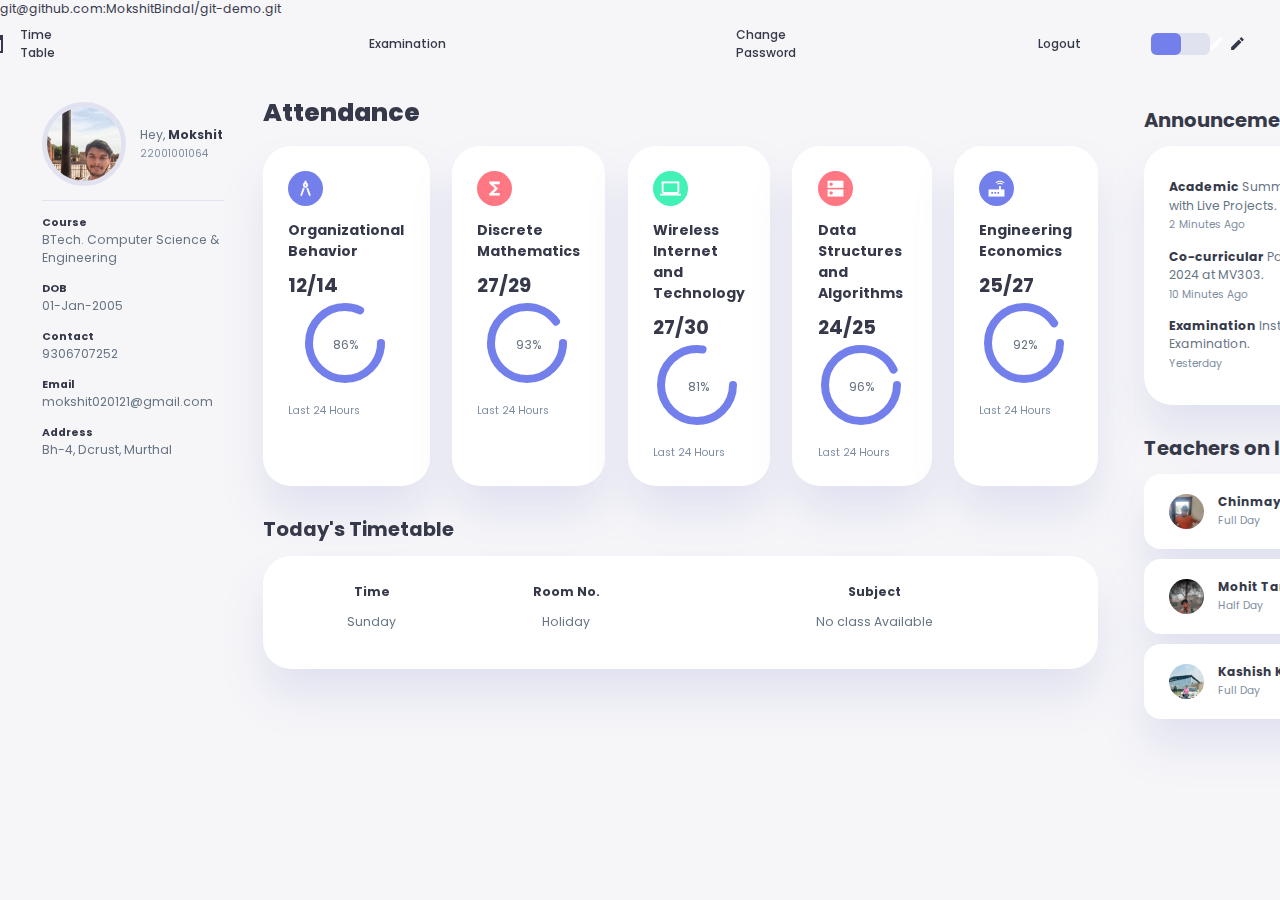
<file: index.html>
<!DOCTYPE html>
<html lang="en">
<head>
    <meta charset="UTF-8">
    <meta http-equiv="X-UA-Compatible" content="IE=edge">
    <meta name="viewport" content="width=device-width, initial-scale=1.0">
    <title>Student Dashboard</title>
    <link rel="shortcut icon" href="./images/logo.png">git@github.com:MokshitBindal/git-demo.git
    <link href="https://fonts.googleapis.com/icon?family=Material+Icons+Sharp" rel="stylesheet">
    <link rel="stylesheet" href="style.css">
</head>
<body>
    <header>
        <div class="logo" title="University Management System">
            <img src="./images/logo.png" alt="">
            <h2>DCRUST</h2>
        </div>
        <div class="navbar">
            <a href="index.html" class="active">
                <span class="material-icons-sharp">home</span>
                <h3>Home</h3>
            </a>
            <a href="timetable.html" onclick="timeTableAll()">
                <span class="material-icons-sharp">today</span>
                <h3>Time Table</h3>
            </a> 
            <a href="exam.html">
                <span class="material-icons-sharp">grid_view</span>
                <h3>Examination</h3>
            </a>
            <a href="password.html">
                <span class="material-icons-sharp">password</span>
                <h3>Change Password</h3>
            </a>
            <a href="#">
                <span class="material-icons-sharp" onclick="">logout</span>
                <h3>Logout</h3>
            </a>
        </div>
        <div id="profile-btn" style="display: none;">
            <span class="material-icons-sharp">person</span>
        </div>
        <div class="theme-toggler">
            <span class="material-icons-sharp active">light_mode</span>
            <span class="material-icons-sharp">dark_mode</span>
        </div>
        
    </header>
    <div class="container">
        <aside>
            <div class="profile">
                <div class="top">
                    <div class="profile-photo">
                        <img src="./images/profile-1.jpeg" alt="">
                    </div>
                    <div class="info">
                        <p>Hey, <b>Mokshit</b> </p>
                        <small class="text-muted">22001001064</small>
                    </div>
                </div>
                <div class="about">
                    <h5>Course</h5>
                    <p>BTech. Computer Science & Engineering</p>
                    <h5>DOB</h5>
                    <p>01-Jan-2005</p>
                    <h5>Contact</h5>
                    <p>9306707252</p>
                    <h5>Email</h5>
                    <p>mokshit020121@gmail.com</p>
                    <h5>Address</h5>
                    <p>Bh-4, Dcrust, Murthal</p>
                </div>
            </div>
        </aside>

        <main>
            <h1>Attendance</h1>
            <div class="subjects">
                <div class="eg">
                    <span class="material-icons-sharp">architecture</span>
                    <h3>Organizational Behavior</h3>
                    <h2>12/14</h2>
                    <div class="progress">
                        <svg><circle cx="38" cy="38" r="36"></circle></svg>
                        <div class="number"><p>86%</p></div>
                    </div>
                    <small class="text-muted">Last 24 Hours</small>
                </div>
                <div class="mth">
                    <span class="material-icons-sharp">functions</span>
                    <h3>Discrete Mathematics</h3>
                    <h2>27/29</h2>
                    <div class="progress">
                        <svg><circle cx="38" cy="38" r="36"></circle></svg>
                        <div class="number"><p>93%</p></div>
                    </div>
                    <small class="text-muted">Last 24 Hours</small>
                </div>
                <div class="cs">
                    <span class="material-icons-sharp">computer</span>
                    <h3>Wireless Internet and Technology</h3>
                    <h2>27/30</h2>
                    <div class="progress">
                        <svg><circle cx="38" cy="38" r="36"></circle></svg>
                        <div class="number"><p>81%</p></div>
                    </div>
                    <small class="text-muted">Last 24 Hours</small>
                </div>
                <div class="cg">
                    <span class="material-icons-sharp">dns</span>
                    <h3>Data Structures and Algorithms</h3>
                    <h2>24/25</h2>
                    <div class="progress">
                        <svg><circle cx="38" cy="38" r="36"></circle></svg>
                        <div class="number"><p>96%</p></div>
                    </div>
                    <small class="text-muted">Last 24 Hours</small>
                </div>
                <div class="net">
                    <span class="material-icons-sharp">router</span>
                    <h3>Engineering Economics</h3>
                    <h2>25/27</h2>
                    <div class="progress">
                        <svg><circle cx="38" cy="38" r="36"></circle></svg>
                        <div class="number"><p>92%</p></div>
                    </div>
                    <small class="text-muted">Last 24 Hours</small>
                </div>
            </div>

            <div class="timetable" id="timetable">
                <div>
                    <span id="prevDay">&lt;</span>
                    <h2>Today's Timetable</h2>
                    <span id="nextDay">&gt;</span>
                </div>
                <span class="closeBtn" onclick="timeTableAll()">X</span>
                <table>
                    <thead>
                        <tr>
                            <th>Time</th>
                            <th>Room No.</th>
                            <th>Subject</th>
                            <th></th>
                        </tr>
                    </thead>
                    <tbody></tbody>
                </table>
            </div>
        </main>

        <div class="right">
            <div class="announcements">
                <h2>Announcements</h2>
                <div class="updates">
                    <div class="message">
                        <p> <b>Academic</b> Summer training internship with Live Projects.</p>
                        <small class="text-muted">2 Minutes Ago</small>
                    </div>
                    <div class="message">
                        <p> <b>Co-curricular</b> Participate in INTEC 2024 at MV303.</p>
                        <small class="text-muted">10 Minutes Ago</small>
                    </div>
                    <div class="message">
                        <p> <b>Examination</b> Instructions for Mid Term Examination.</p>
                        <small class="text-muted">Yesterday</small>
                    </div>
                </div>
            </div>

            <div class="leaves">
                <h2>Teachers on leave</h2>
                <div class="teacher">
                    <div class="profile-photo"><img src="./images/profile-2.jpeg" alt=""></div>
                    <div class="info">
                        <h3>Chinmay Kothidar</h3>
                        <small class="text-muted">Full Day</small>
                    </div>
                </div>
                <div class="teacher">
                    <div class="profile-photo"><img src="./images/profile-3.jpeg" alt=""></div>
                    <div class="info">
                        <h3>Mohit Tandon</h3>
                        <small class="text-muted">Half Day</small>
                    </div>
                </div>
                <div class="teacher">
                    <div class="profile-photo"><img src="./images/profile-4.jpeg" alt=""></div>
                    <div class="info">
                        <h3>Kashish Kamboj</h3>
                        <small class="text-muted">Full Day</small>
                    </div>
                </div>
            </div>

        </div>
    </div>

    <script src="timeTable.js"></script>
    <script src="app.js"></script>
</body>
</html>
</file>
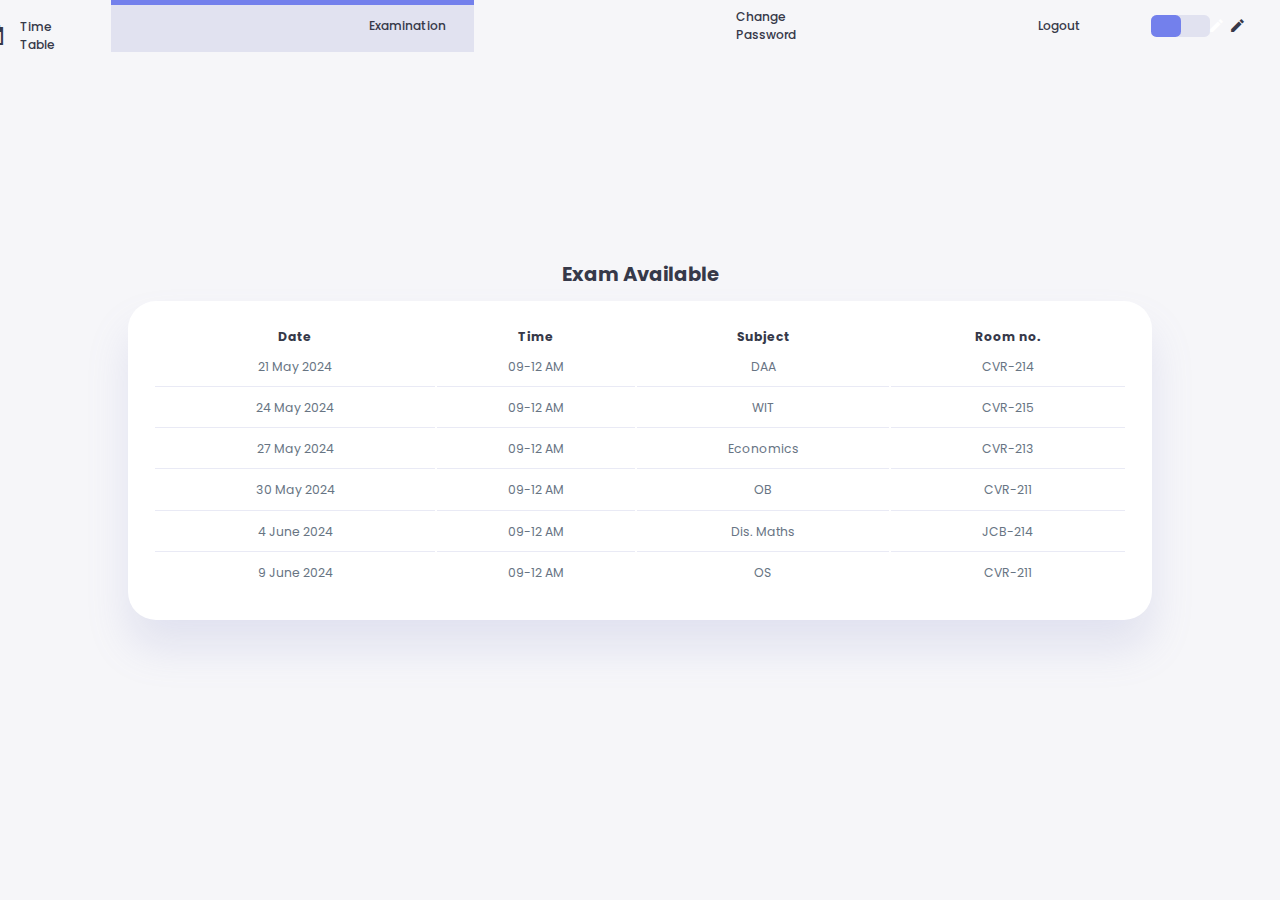
<file: exam.html>
<!DOCTYPE html>
<html lang="en">
<head>
    <meta charset="UTF-8">
    <meta http-equiv="X-UA-Compatible" content="IE=edge">
    <meta name="viewport" content="width=device-width, initial-scale=1.0">
    <title>Student Dashboard</title>
    <link href="https://fonts.googleapis.com/icon?family=Material+Icons+Sharp" rel="stylesheet">
    <link rel="shortcut icon" href="./images/logo.png">
    <link rel="stylesheet" href="style.css">

    <style>
        body{overflow: hidden;}
        header{position: relative;}
        .exam{
            display: flex;
            align-items: center;
            justify-content: center;
            flex-direction: column;
            height: 80vh;
            width: 80%;
            margin: auto;
        }
    </style>
</head>
<body>
    <header>
        <div class="logo">
            <img src="./images/logo.png" alt="">
            <h2>DCRUST</h2>
        </div>
        <div class="navbar">
            <a href="index.html">
                <span class="material-icons-sharp">home</span>
                <h3>Home</h3>
            </a>
            <a href="timetable.html" onclick="timeTableAll()">
                <span class="material-icons-sharp">today</span>
                <h3>Time Table</h3>
            </a> 
            <a href="exam.html" class="active">
                <span class="material-icons-sharp">grid_view</span>
                <h3>Examination</h3>
            </a>
            <a href="password.html">
                <span class="material-icons-sharp">password</span>
                <h3>Change Password</h3>
            </a>
            <a href="#">
                <span class="material-icons-sharp">logout</span>
                <h3>Logout</h3>
            </a>
        </div>
        <div id="profile-btn" style="display: none;">
            <span class="material-icons-sharp">person</span>
        </div>
        <div class="theme-toggler">
            <span class="material-icons-sharp active">light_mode</span>
            <span class="material-icons-sharp">dark_mode</span>
        </div>
    </header>

    <main>
        <div class="exam timetable">
            <h2>Exam Available</h2>
            <table>
                <thead>
                    <tr>
                        <th>Date</th>
                        <th>Time</th>
                        <th>Subject</th>
                        <th>Room no.</th>
                    </tr>
                </thead>
                <tbody>
                    <tr>
                        <td>21 May 2024</td>
                        <td>09-12 AM</td>
                        <td>DAA</td>
                        <td>CVR-214</td>
                    </tr>
                    <tr>
                        <td>24 May 2024</td>
                        <td>09-12 AM</td>
                        <td>WIT</td>
                        <td>CVR-215</td>
                    </tr>
                    <tr>
                        <td>27 May 2024</td>
                        <td>09-12 AM</td>
                        <td>Economics</td>
                        <td>CVR-213</td>
                    </tr>
                    <tr>
                        <td>30 May 2024</td>
                        <td>09-12 AM</td>
                        <td>OB</td>
                        <td>CVR-211</td>
                    </tr>
                    <tr>
                        <td>4 June 2024</td>
                        <td>09-12 AM</td>
                        <td>Dis. Maths</td>
                        <td>JCB-214</td>
                    </tr>
                    <tr>
                        <td>9 June 2024</td>
                        <td>09-12 AM</td>
                        <td>OS</td>
                        <td>CVR-211</td>
                    </tr>
                </tbody>
            </table>
        </div>
    </main>
    </main>

</body>

<script src="app.js"></script>
</html>
</file>
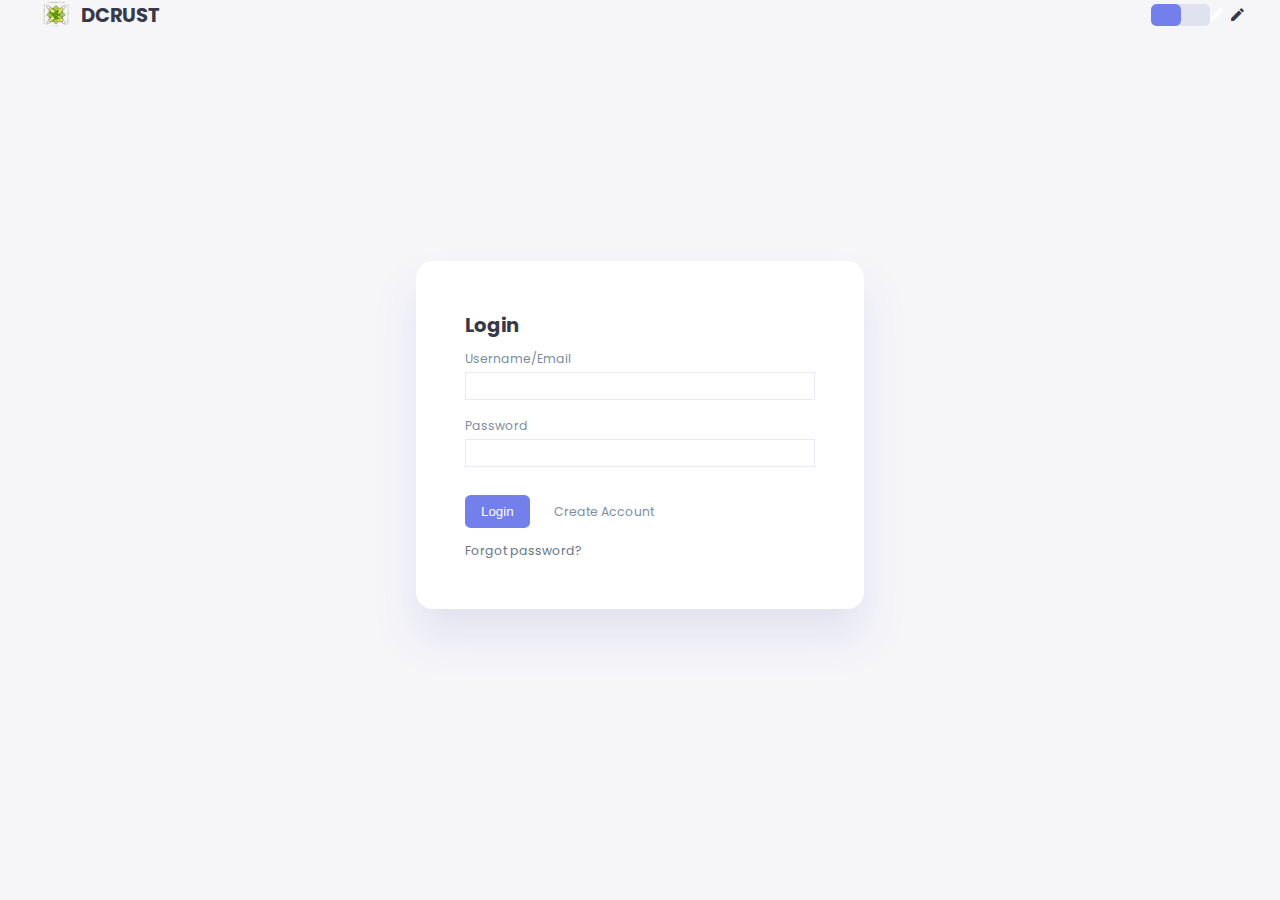
<file: login.html>
<!DOCTYPE html>
<html lang="en">
<head>
    <meta charset="UTF-8">
    <meta http-equiv="X-UA-Compatible" content="IE=edge">
    <meta name="viewport" content="width=device-width, initial-scale=1.0">
    <title>Student Dashboard - Login</title>
    <link href="https://fonts.googleapis.com/icon?family=Material+Icons+Sharp" rel="stylesheet">
    <link rel="shortcut icon" href="./images/logo.png">
    <link rel="stylesheet" href="style.css">

    <style>
        header {
            position: relative;
        }

        .login-container {
            display: flex;
            align-items: center;
            justify-content: center;
            width: 100%;
            height: 90vh;
        }

        .login-container form {
            display: flex;
            flex-direction: column;
            justify-content: center;
            border-radius: var(--border-radius-2);
            padding: 3.5rem;
            background-color: var(--color-white);
            box-shadow: var(--box-shadow);
            width: 95%;
            max-width: 32rem;
        }

        .login-container form:hover {
            box-shadow: none;
        }

        .login-container form input[type=text],
        .login-container form input[type=password] {
            border: none;
            outline: none;
            border: 1px solid var(--color-light);
            background: transparent;
            height: 2rem;
            width: 100%;
            padding: 0 .5rem;
        }

        .login-container form .box {
            padding: .5rem 0;
        }

        .login-container form .box p {
            line-height: 2;
        }

        .login-container form h2+p {
            margin: .4rem 0 1.2rem 0;
        }

        .btn {
            background: none;
            border: none;
            border: 2px solid var(--color-primary) !important;
            border-radius: var(--border-radius-1);
            padding: .5rem 1rem;
            color: var(--color-white);
            background-color: var(--color-primary);
            cursor: pointer;
            margin: 1rem 1.5rem 1rem 0;
            margin-top: 1.5rem;
        }

        .btn:hover {
            color: var(--color-primary);
            background-color: transparent;
        }
    </style>

</head>
<body>
    <header>
        <div class="logo">
            <img src="./images/logo.png" alt="">
            <h2>DCRUST</h2>
        </div>
        <div class="navbar">
            <!-- <a href="index.html">
                <span class="material-icons-sharp">home</span>
                <h3>Home</h3>
            </a>
            <a href="timetable.html">
                <span class="material-icons-sharp">today</span>
                <h3>Time Table</h3>
            </a>
            <a href="exam.html">
                <span class="material-icons-sharp">grid_view</span>
                <h3>Examination</h3>
            </a>
            <a href="password.html">
                <span class="material-icons-sharp">password</span>
                <h3>Change Password</h3>
            </a>
            <a href="#">
                <span class="material-icons-sharp">logout</span>
                <h3>Logout</h3>
            </a> -->
        </div>
        <div id="profile-btn" style="display: none;">
            <span class="material-icons-sharp">person</span>
        </div>
        <div class="theme-toggler">
            <span class="material-icons-sharp active">light_mode</span>
            <span class="material-icons-sharp">dark_mode</span>
        </div>
    </header>

    <div class="login-container">
        <form action="">
            <h2>Login</h2>
            <div class="box">
                <p class="text-muted">Username/Email</p>
                <input type="text" id="username">
            </div>
            <div class="box">
                <p class="text-muted">Password</p>
                <input type="password" id="password">
            </div>
            <div class="button">
                <input type="submit" value="Login" class="btn">
                <a href="registration.html" class="text-muted">Create Account</a>
            </div>
            <a href="#"><p>Forgot password?</p></a>
        </form>
    </div>

</body>

<script src="app.js"></script>

</html>
</file>
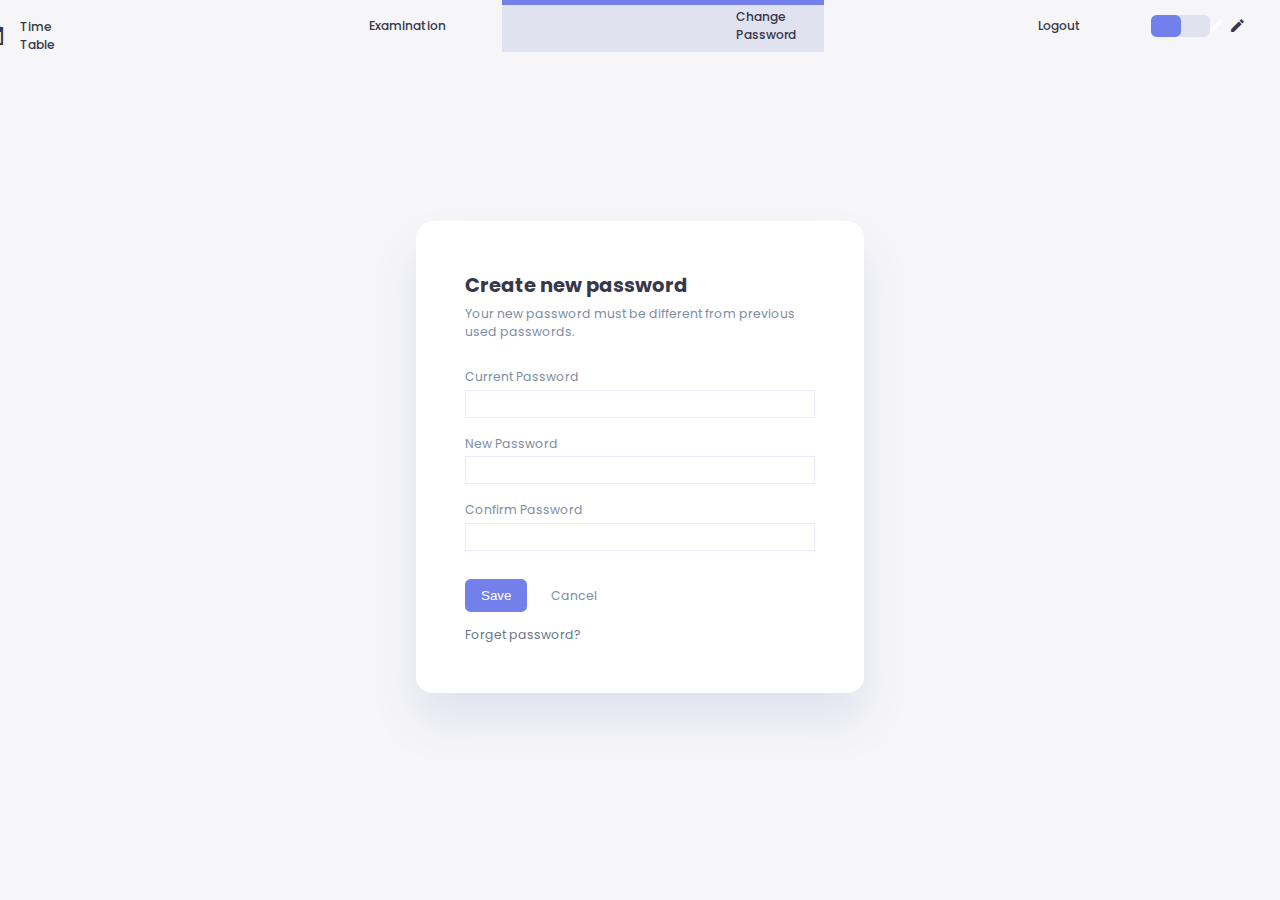
<file: password.html>
<!DOCTYPE html>
<html lang="en">
<head>
    <meta charset="UTF-8">
    <meta http-equiv="X-UA-Compatible" content="IE=edge">
    <meta name="viewport" content="width=device-width, initial-scale=1.0">
    <title>Student Dashboard</title>
    <link href="https://fonts.googleapis.com/icon?family=Material+Icons+Sharp" rel="stylesheet">
    <link rel="shortcut icon" href="./images/logo.png">
    <link rel="stylesheet" href="style.css">

    <style>
        header{position: relative;}
        .change-password-container{
            display: flex;
            align-items: center;
            justify-content: center;
            width: 100%;
            height: 90vh;
        }
        .change-password-container form{
            display: flex;
            flex-direction: column;
            justify-content: center;
            border-radius: var(--border-radius-2);
            padding : 3.5rem;
            background-color: var(--color-white);
            box-shadow: var(--box-shadow);
            width: 95%;
            max-width: 32rem;
        }
        .change-password-container form:hover{box-shadow: none;}
        .change-password-container form input[type=password]{
            border: none;
            outline: none;
            border: 1px solid var(--color-light);
            background: transparent;
            height: 2rem;
            width: 100%;
            padding: 0 .5rem;
        }
        .change-password-container form .box{
            padding: .5rem 0;
        }
        .change-password-container form .box p{
            line-height: 2;
        }
        .change-password-container form h2+p{margin: .4rem 0 1.2rem 0;} 
        .btn{
            background: none;
            border: none;
            border: 2px solid var(--color-primary) !important;
            border-radius: var(--border-radius-1);
            padding: .5rem 1rem;
            color: var(--color-white);
            background-color: var(--color-primary);
            cursor: pointer;
            margin: 1rem 1.5rem 1rem 0;
            margin-top: 1.5rem;
        }
        .btn:hover{
            color: var(--color-primary);
            background-color: transparent;
        }
    </style>

</head>
<body>
    <header>
        <div class="logo">
            <img src="./images/logo.png" alt="">
            <h2>DCRUST</h2>
        </div>
        <div class="navbar">
            <a href="index.html">
                <span class="material-icons-sharp">home</span>
                <h3>Home</h3>
            </a>
            <a href="timetable.html" onclick="timeTableAll()">
                <span class="material-icons-sharp">today</span>
                <h3>Time Table</h3>
            </a> 
            <a href="exam.html">
                <span class="material-icons-sharp">grid_view</span>
                <h3>Examination</h3>
            </a>
            <a href="password.html" class="active">
                <span class="material-icons-sharp">password</span>
                <h3>Change Password</h3>
            </a>
            <a href="#">
                <span class="material-icons-sharp">logout</span>
                <h3>Logout</h3>
            </a>
        </div>
        <div id="profile-btn" style="display: none;">
            <span class="material-icons-sharp">person</span>
        </div>
        <div class="theme-toggler">
            <span class="material-icons-sharp active">light_mode</span>
            <span class="material-icons-sharp">dark_mode</span>
        </div>
    </header>

    <div class="change-password-container">
        <form action="">
            <h2>Create new password</h2>
            <p class="text-muted">Your new password must be different from previous used passwords.</p>
            <div class="box">
                <p class="text-muted">Current Password</p>
                <input type="password" id="currentpass">
            </div>
            <div class="box">
                <p class="text-muted">New Password</p>
                <input type="password" id="newpass">
            </div>
            <div class="box">
                <p class="text-muted">Confirm Password</p>
                <input type="password" id="confirmpass">
            </div>
            <div class="button">
                <input type="submit" value="Save" class="btn">
                <a href="index.html" class="text-muted">Cancel</a>
            </div>
            <a href="#"><p>Forget password?</p></a>
        </form>    
    </div>

</body>

<script src="app.js"></script>

</html>
</file>
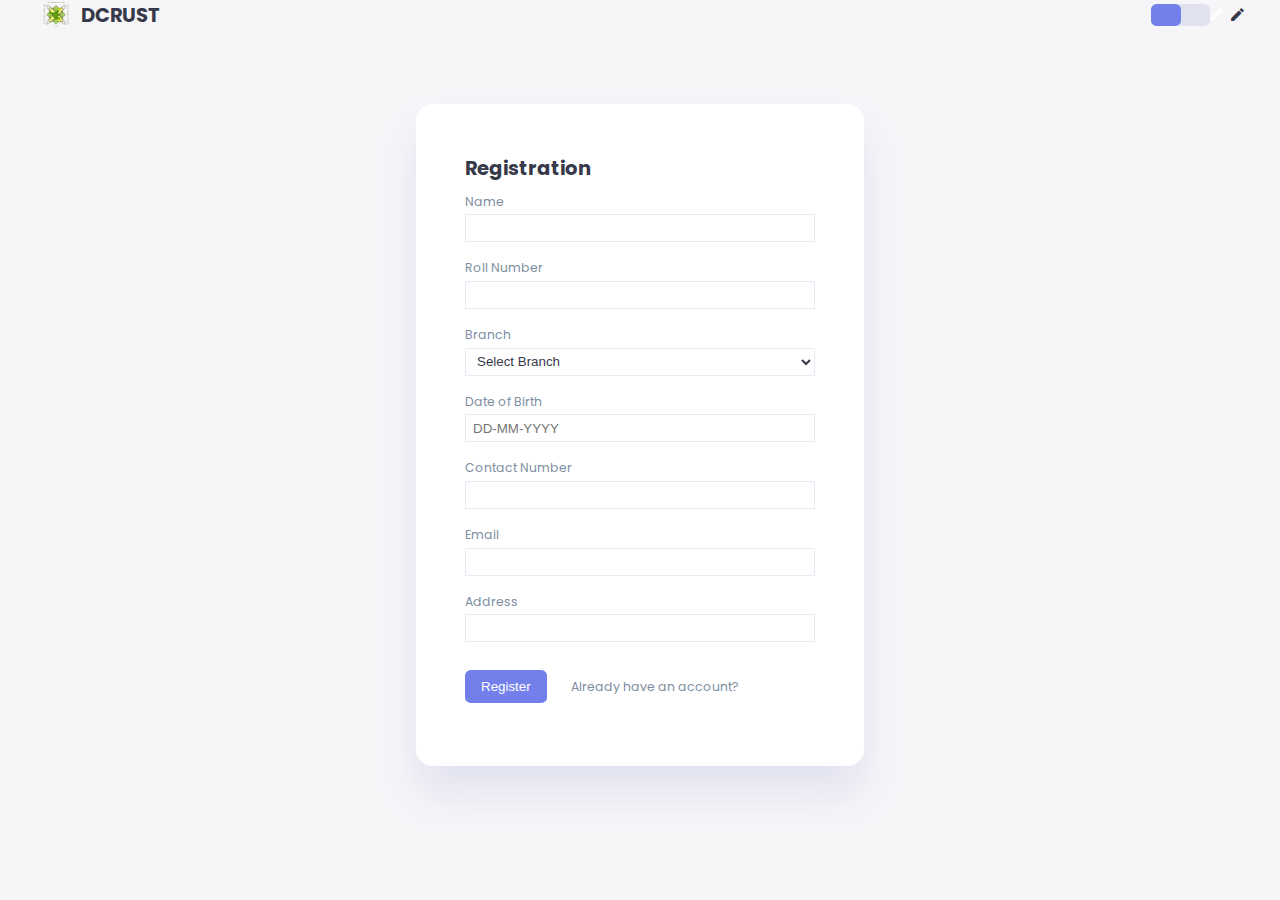
<file: registration.html>
<!DOCTYPE html>
<html lang="en">
<head>
    <meta charset="UTF-8">
    <meta http-equiv="X-UA-Compatible" content="IE=edge">
    <meta name="viewport" content="width=device-width, initial-scale=1.0">
    <title>Student Dashboard - Registration</title>
    <link href="https://fonts.googleapis.com/icon?family=Material+Icons+Sharp" rel="stylesheet">
    <link rel="shortcut icon" href="./images/logo.png">
    <link rel="stylesheet" href="style.css">

    <style>
        header {
            position: relative;
        }

        .registration-container {
            display: flex;
            align-items: center;
            justify-content: center;
            width: 100%;
            height: 90vh;
        }

        .registration-container form {
            display: flex;
            flex-direction: column;
            justify-content: center;
            border-radius: var(--border-radius-2);
            padding: 3.5rem;
            background-color: var(--color-white);
            box-shadow: var(--box-shadow);
            width: 95%;
            max-width: 32rem;
        }

        .registration-container form:hover {
            box-shadow: none;
        }

        .registration-container form input[type=text],
        .registration-container form input[type=password],
        .registration-container form select {
            border: none;
            outline: none;
            border: 1px solid var(--color-light);
            background: transparent;
            height: 2rem;
            width: 100%;
            padding: 0 .5rem;
        }

        .registration-container form .box {
            padding: .5rem 0;
        }

        .registration-container form .box p {
            line-height: 2;
        }

        .registration-container form h2+p {
            margin: .4rem 0 1.2rem 0;
        }

        .btn {
            background: none;
            border: none;
            border: 2px solid var(--color-primary) !important;
            border-radius: var(--border-radius-1);
            padding: .5rem 1rem;
            color: var(--color-white);
            background-color: var(--color-primary);
            cursor: pointer;
            margin: 1rem 1.5rem 1rem 0;
            margin-top: 1.5rem;
        }

        .btn:hover {
            color: var(--color-primary);
            background-color: transparent;
        }
    </style>

</head>
<body>
    <header>
        <div class="logo">
            <img src="./images/logo.png" alt="">
            <h2>DCRUST</h2>
        </div>
        <div class="navbar">
            <!-- <a href="index.html">
                <span class="material-icons-sharp">home</span>
                <h3>Home</h3>
            </a>
            <a href="timetable.html">
                <span class="material-icons-sharp">today</span>
                <h3>Time Table</h3>
            </a>
            <a href="exam.html">
                <span class="material-icons-sharp">grid_view</span>
                <h3>Examination</h3>
            </a>
            <a href="password.html">
                <span class="material-icons-sharp">password</span>
                <h3>Change Password</h3>
            </a>
            <a href="#">
                <span class="material-icons-sharp">logout</span>
                <h3>Logout</h3>
            </a> -->
        </div>
        <div id="profile-btn" style="display: none;">
            <span class="material-icons-sharp">person</span>
        </div>
        <div class="theme-toggler">
            <span class="material-icons-sharp active">light_mode</span>
            <span class="material-icons-sharp">dark_mode</span>
        </div>
    </header>

    <div class="registration-container">
        <form action="">
            <h2>Registration</h2>
            <div class="box">
                <p class="text-muted">Name</p>
                <input type="text" id="name">
            </div>
            <div class="box">
                <p class="text-muted">Roll Number</p>
                <input type="text" id="rollNumber">
            </div>
            <div class="box">
                <p class="text-muted">Branch</p>
                <select id="branch">
                    <option value="">Select Branch</option>
                    <option value="cse">Computer Science & Engineering</option>
                    <option value="ece">Electronics & Communication Engineering</option>
                    <option value="me">Mechanical Engineering</option>
                    <option value="ce">Civil Engineering</option>
                </select>
            </div>
            <div class="box">
                <p class="text-muted">Date of Birth</p>
                <input type="text" id="dateOfBirth" placeholder="DD-MM-YYYY">
            </div>
            <div class="box">
                <p class="text-muted">Contact Number</p>
                <input type="text" id="contactNumber">
            </div>
            <div class="box">
                <p class="text-muted">Email</p>
                <input type="text" id="email">
            </div>
            <div class="box">
                <p class="text-muted">Address</p>
                <input type="text" id="address">
            </div>
            <div class="button">
                <input type="submit" value="Register" class="btn">
                <a href="login.html" class="text-muted">Already have an account?</a>
            </div>
        </form>
    </div>

</body>

<script src="app.js"></script>
</html>
</file>
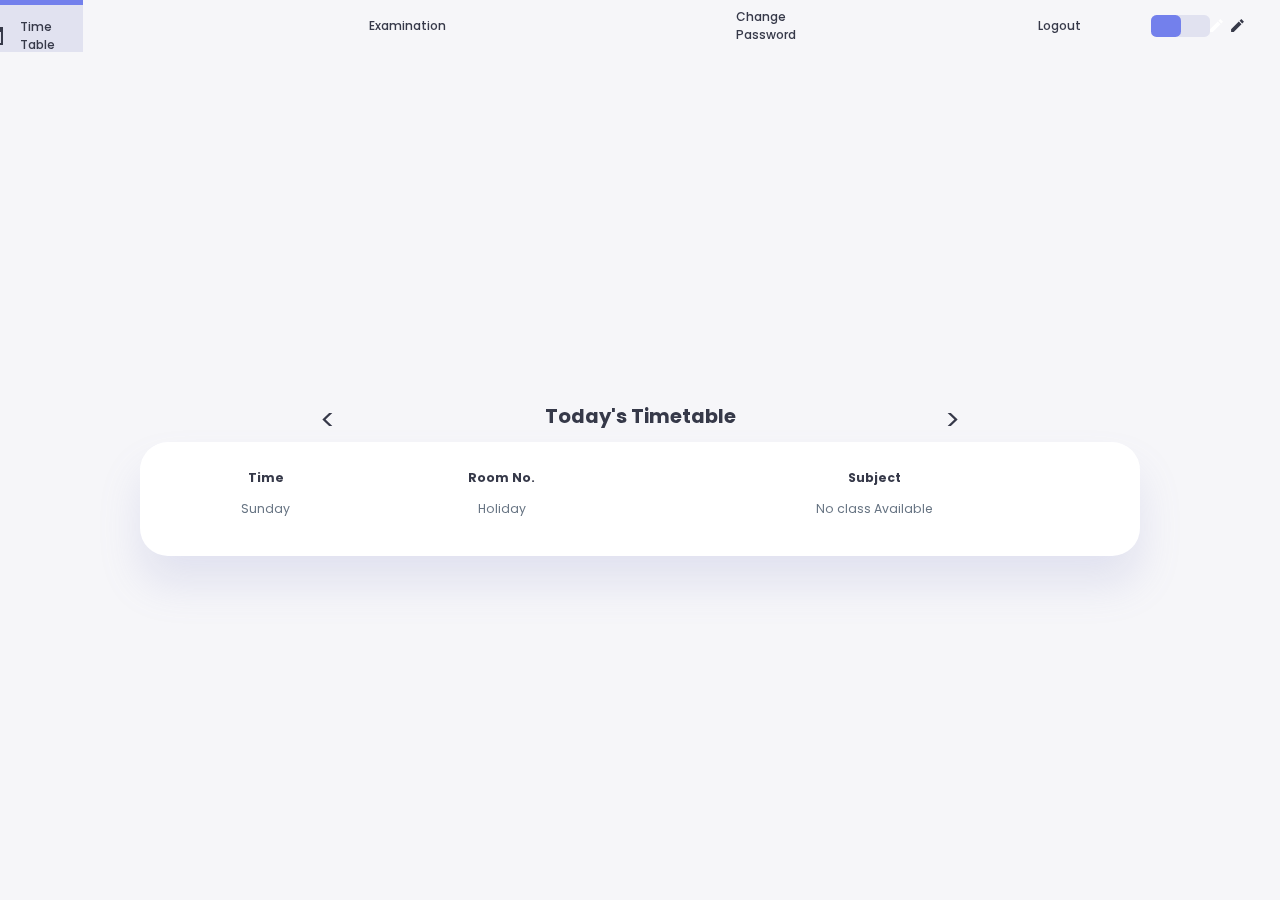
<file: timetable.html>
<!DOCTYPE html>
<html lang="en">
<head>
    <meta charset="UTF-8">
    <meta http-equiv="X-UA-Compatible" content="IE=edge">
    <meta name="viewport" content="width=device-width, initial-scale=1.0">
    <title>Student Dashboard</title>
    <link href="https://fonts.googleapis.com/icon?family=Material+Icons+Sharp" rel="stylesheet">
    <link rel="shortcut icon" href="./images/logo.png">
    <link rel="stylesheet" href="style.css">
</head>
<body>
    <header>
        <div class="logo">
            <img src="./images/logo.png" alt="">
            <h2>DCRUST</h2>
        </div>
        <div class="navbar">
            <a href="index.html">
                <span class="material-icons-sharp">home</span>
                <h3>Home</h3>
            </a>
            <a href="timetable.html" class="active" onclick="timeTableAll()">
                <span class="material-icons-sharp">today</span>
                <h3>Time Table</h3>
            </a> 
            <a href="exam.html">
                <span class="material-icons-sharp">grid_view</span>
                <h3>Examination</h3>
            </a>
            <a href="password.html">
                <span class="material-icons-sharp">password</span>
                <h3>Change Password</h3>
            </a>
            <a href="#">
                <span class="material-icons-sharp">logout</span>
                <h3>Logout</h3>
            </a>
        </div>
        <div id="profile-btn" style="display: none;">
            <span class="material-icons-sharp">person</span>
        </div>
        <div class="theme-toggler">
            <span class="material-icons-sharp active">light_mode</span>
            <span class="material-icons-sharp">dark_mode</span>
        </div>
        
    </header>

    <main style="margin: 0;">
        <div class="timetable active" id="timetable">
            <div>
                <span id="prevDay">&lt;</span>
                <h2>Today's Timetable</h2>
                <span id="nextDay">&gt;</span>
            </div>
            <table>
                <thead>
                    <tr>
                        <th>Time</th>
                        <th>Room No.</th>
                        <th>Subject</th>
                        <th></th>
                    </tr>
                </thead>
                <tbody></tbody>
            </table>
        </div>
    </main>

</body>

<script src="timeTable.js"></script>
<script src="app.js"></script>
</html>
</file>
<file: style.css>
@import url('https://fonts.googleapis.com/css2?family=Cairo:wght@200;300;400;500;600;700;800;900&family=Poppins:wght@300;400;500;600;700;800&display=swap');

:root{
    --color-primary: #7380ec;
    --color-danger: #ff7782;
    --color-success: #41f1b6;
    --color-warning: #ffbb55;
    --color-white: #fff;
    --color-info: #7d8da1;
    --color-dark: #363949;
    --color-light: rgba(132, 139, 200, 0.18);
    --color-dark-varient: #677483;
    --color-background: #f6f6f9;
    
    --card-border-radius: 2rem;
    --border-radius-1: 0.4rem;
    --border-radius-2: 1.2rem;

    --card-padding: 1.8rem;
    --box-shadow: 0 2rem 3rem var(--color-light)    
}

.dark-theme{
    --color-background: #181a1e;
    --color-white: #202528;
    --color-dark: #edeffd;
    --color-dark-varient: #a3bdcc;
    --color-light: rgba(0,0,0,0.4);
    --box-shadow: 0 2rem 3rem var(--color-light)
}


*{
    margin:0;
    padding: 0;
    text-decoration: none;
    list-style: none;
    box-sizing: border-box;
}

html{
    font-size: 14px;
    scroll-behavior: smooth;
}
body{
    font-family: 'Poppins', sans-serif;
    font-size: .88rem;
    background: var(--color-background);
    user-select: none;
    overflow-x: hidden;
    color: var(--color-dark);
}
*{
    color: var(--color-dark);
}
img{
    display: block;
    width: 100%;
}
h1{
    font-weight: 800;
    font-size: 1.8rem;
}
h2{font-size: 1.4rem;}
h3{font-size: .87rem;}
h4{font-size: .8rem;}
h5{font-size: .77rem;}
small{font-size: .75rem;}

.text-muted{color: var(--color-info);}
p{color: var(--color-dark-varient);}
b{color: var(--color-dark);}

.primary{color: var(--color-primary);}
.success{color: var(--color-success)}
.warning{color: var(--color-warning);}

.container{
    position: relative;
    display: grid;
    width: 93%;
    margin: 0 3rem;
    gap: 1.8rem;
    grid-template-columns: 14rem auto 23rem;
    padding-top: 4rem;
}
header h3{font-weight: 500;} 
header{
    position: fixed;
    width: 100vw;
    z-index: 1000;
    background-color: var(--color-background);
}
header.active{box-shadow: var(--box-shadow);}
header .logo{
    display: flex;
    gap: .8rem;
    margin-right: auto;
}
header .logo img{
    width: 2rem;
    height: 2rem;
}

header,
header .navbar{
    display: flex;
    align-items: center;
    justify-content: flex-end;
    padding: 0 3rem;
    color: var(--color-info);
}
header .navbar a{
    display: flex;
    margin-left: 2rem;
    gap: 1rem;
    align-items: center;
    justify-content: space-between;
    position: relative;
    height: 3.7rem;
    transition: all 300ms ease;
    padding: 0 2rem;
}
header .navbar a:hover {
    padding-top: 1.5rem;
}
header .navbar a.active{
    background: var(--color-light);
    color: var(--color-primary);
}
header .navbar a.active::before{
    content: "";
    background-color: var(--color-primary);
    position: absolute;
    height: 5px;
    width: 100%;
    left: 0;top: 0;
}
header #profile-btn{
    display: none;
    font-size: 2rem;
    margin: .5rem 2rem 0 0;
    cursor: pointer;
}
header .theme-toggler{
    background: var(--color-light);
    display: flex;
    justify-content: space-between;
    align-items: center;
    height: 1.6rem;
    width: 4.2rem;
    cursor: pointer;
    border-radius: var(--border-radius-1);
    margin-right: 2rem;
}
header .theme-toggler span{
    font-size: 1.2rem;
    width: 50%;
    height: 100%;
    display: flex;
    align-items: center;
    justify-content: center;
}
header .theme-toggler span.active{
    background-color: var(--color-primary);
    color: white;
    border-radius: var(--border-radius-1);
}

/* Profile section  */
aside .profile{
    margin-top: 2rem;
    width: 13rem;
    position: fixed;
}
aside .profile .top{
    display: flex;
    align-items: center;
    gap: 1rem;
    border-bottom: 1px solid var(--color-light);
    padding-bottom: 1rem;
}
aside .profile .top:hover .profile-photo{
    scale: 1.05;
}
aside .profile .top .profile-photo{
    width: 6rem;
    height: 6rem;
    border-radius: 50%;
    overflow: hidden;
    border: 5px solid var(--color-light);
    transition: all 400ms ease;
}
aside .profile .about p{
    padding-bottom: 1rem;
}
aside .profile .about{
    margin-top: 1rem;
}

/* Home Section  */
main{
    position: relative;
    margin-top: 1.4rem;
}
main .subjects{
    display: grid;
    grid-template-columns: repeat(5, 1fr);
    gap: 1.6rem;
}

main .subjects > div{
    background-color: var(--color-white);
    padding: var(--card-padding);
    border-radius: var(--card-border-radius);
    margin-top: 1rem;
    box-shadow: var(--box-shadow);
    transition: all 300ms ease;
}
main .subjects > div:hover{
    box-shadow: none;
}
main .subjects > div span{
    background-color: var(--color-primary);
    padding: .5rem;
    border-radius: 50%;
    color: var(--color-white);
    font-size: 1.5rem;
}
main .subjects > div.mth span,main .subjects > div.cg span{background: var(--color-danger);}
main .subjects > div.cs span{background: var(--color-success);}

main .subjects h3{
    margin: 1rem 0 0.6rem;
    font-size: 1rem;
}
main .subjects .progress{
    position: relative;
    width: 89px;
    height: 89px;
    border-radius: 50%;
    margin: auto;
}
main .subjects svg circle{
    fill: none;
    stroke: var(--color-primary);
    stroke-width: 8;
    stroke-linecap: round;
    transform: translate(5px, 5px);
    stroke-dasharray: 110;
    stroke-dashoffset: 92;
}
main .subjects .eg svg circle{
    stroke-dashoffset: 25;
    stroke-dasharray: 210;
}
main .subjects .mth svg circle{
    stroke-dashoffset: 7;
    stroke-dasharray: 210;
}
main .subjects .cs svg circle{
    stroke-dashoffset: 35;
    stroke-dasharray: 210;
}
main .subjects .cg svg circle{
    stroke-dashoffset: 0;
    stroke-dasharray: 210;
}
main .subjects .net svg circle{
    stroke-dashoffset: 5;
    stroke-dasharray: 210;
}
main .subjects .progress .number{
    position: absolute;
    top: 0;left: 0;
    height: 100%;
    width: 100%;
    display: flex;
    justify-content: center;
    align-items: center;
}
main .subjects small{
    margin-top: 1rem;
    display: block;
}
main .timetable{
    margin-top: 2rem;
}
main .timetable h2{
    margin-bottom: .8rem;
}
main .timetable table{
    background-color: var(--color-white);
    width: 100%;
    border-radius: var(--card-border-radius);
    padding: var(--card-padding);
    text-align: center;
    box-shadow: var(--box-shadow);
    transition: all 300ms ease;
}
main .timetable span{display: none;}
main .timetable table:hover{box-shadow: none;}
main table tbody td{
    height: 2.8rem;
    border-bottom: 1px solid var(--color-light);
    color: var(--color-dark-varient);
}
main table tbody tr:last-child td{border: none;}

main .timetable.active{
    width: 100%;
    height: 100vh;
    position: fixed;
    top: 0;left: 0;
    display: flex;
    flex-direction: column;
    align-items: center;
    justify-content: center;
}
main .timetable.active h2{
    color: var(--color-dark);
}
main .timetable.active table{
    width: 90%;
    max-width: 1000px;
    position: relative;
}
main .timetable.active span{
    display: block;
    font-size: 2rem;
    color: var(--color-dark);
    cursor: pointer;
}
.timetable div{
    position: relative;
    width: 50%;
    display: flex;
    align-items: center;
    justify-content: space-between;
}
main .timetable.active .closeBtn{
    position: absolute;
    top: 5%;right: 5%;
}


/* Right  */
.right{margin-top: 2.2rem;padding-left: 1.5rem;}

.right .announcements h2{margin-bottom: .8rem;}
.right .announcements .updates{
    background-color: var(--color-white);
    padding: var(--card-padding);
    border-radius: var(--card-border-radius);
    box-shadow: var(--box-shadow);
    transition: all 300ms ease;
}
.right .announcements .updates:hover{box-shadow: none;}
.right .announcements .updates .message{
    gap: 1rem;
    line-height: 1.5;
    padding: .5rem 0;
}

/* Teachers on leave  */
.right .leaves{margin-top: 2rem;}
.right .leaves h2{margin-bottom: .8rem;}
.right .leaves .teacher{
    background: var(--color-white);
    display: flex;
    align-items: center;
    gap: 1rem;
    margin-bottom: .7rem;
    padding: 1.4rem var(--card-padding);
    border-radius: var(--border-radius-2);
    transition: all 300ms ease;
    box-shadow: var(--box-shadow);
}
.right .profile-photo{
    width: 2.5rem;
    height: 2.5rem;
    border-radius: 50%;
    overflow: hidden;
}
.right .leaves .teacher:hover{box-shadow: none;}





/* MEDIA QUERIES  */
@media screen and (max-width: 1200px) {
    html{font-size: 12px;}
    .container{
        grid-template-columns: 13rem auto 20rem;
    }
    header{position: fixed;}
    .container{padding-top: 4rem;}
    header .logo h2{display: none;}
    header .navbar h3{display: none;}
    header .navbar a{width: 4.5rem; padding: 0 1rem;}

    main .subjects{
        grid-template-columns: repeat(2, 1fr);
        gap: 1;
    }
    main .timetable{
        width: 150%;
        position: absolute;
        padding: 4rem 0 0 0;
    }
}


@media screen and (max-width: 768px){
    html{font-size: 10px;}
    header{padding: 0 .8rem;}
    .container{width: 100%; grid-template-columns: 1fr;margin: 0;}
    header #profile-btn{display: inline;}
    header .navbar{padding: 0;}
    header .navbar a{margin: 0 .5rem 0 0;}
    header .theme-toggler{margin: 0;}
    aside{
        position: absolute;
        top: 4rem;left: 0;right: 0;
        background-color: var(--color-white);
        padding-left: 2rem;
        transform: translateX(-100%);
        z-index: 10;
        width:18rem;
        height: 100%;
        box-shadow: 1rem 3rem 4rem var(--color-light);
        transition: all 2s ease;
    }
    aside.active{
        transform: translateX(0);
    }
    main{padding: 0 2rem;}
    main .timetable{
        position: relative;
        margin: 3rem 0 0 0;
        width: 100%;
    }
    main .timetable table{
        width: 100%;
        margin: 0;
    }
    .right{
        width: 100%;
        padding: 2rem;
    }
}
</file>
